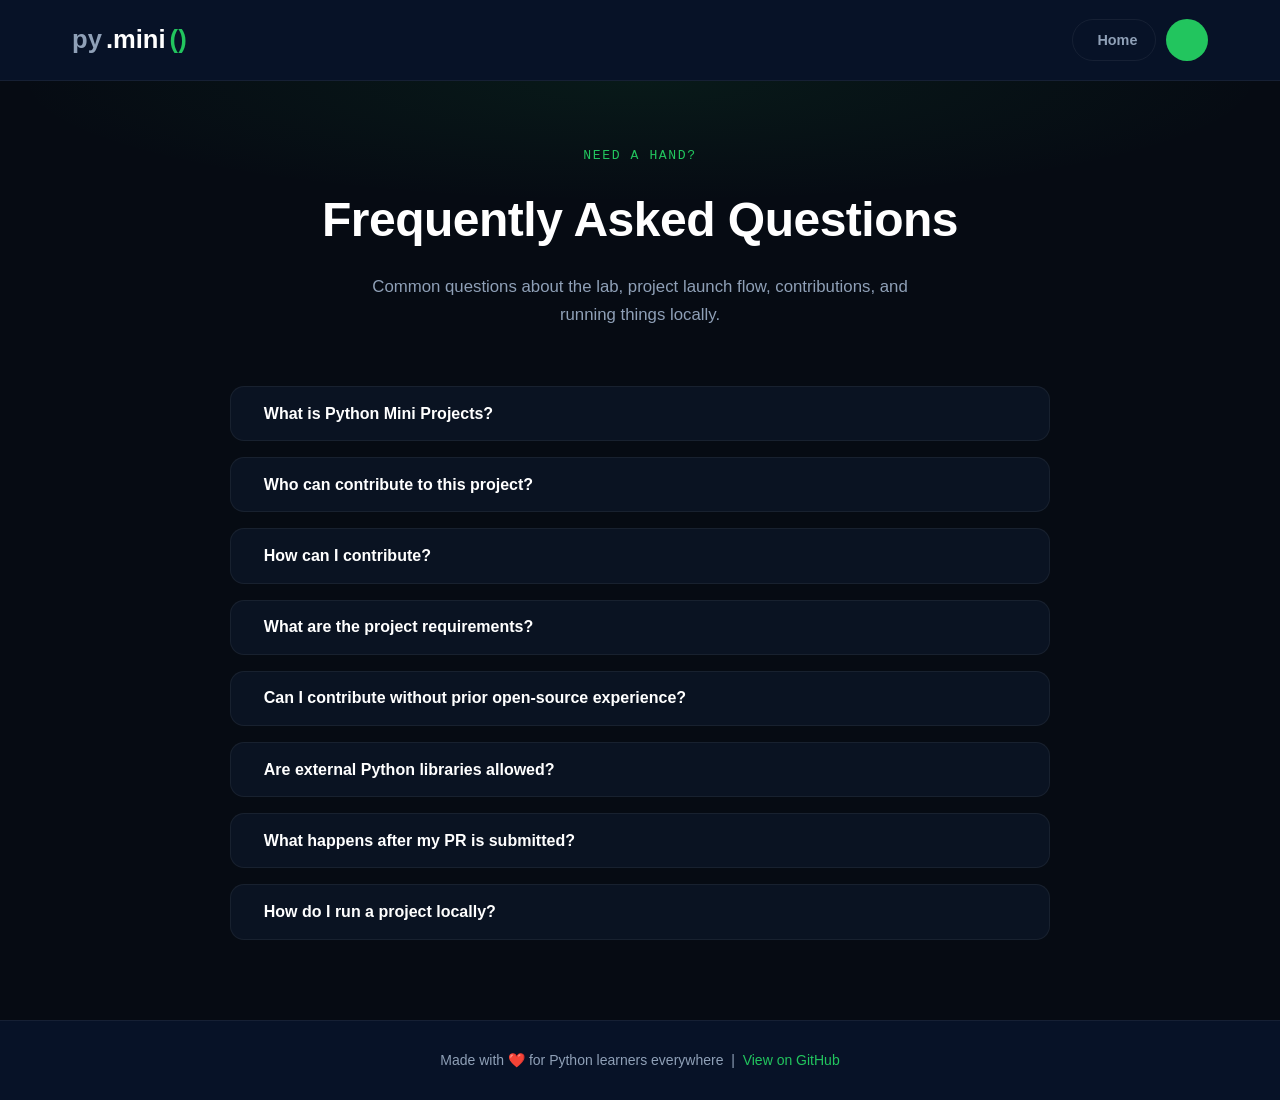
<file: web-app/faq.html>
<!DOCTYPE html>
<html lang="en">
<head>
    <meta charset="UTF-8">
    <meta name="viewport" content="width=device-width, initial-scale=1.0">
    <meta name="description" content="Frequently Asked Questions about Python Mini Projects — contributions, requirements, GSSoC participation, and running projects locally.">
    <meta name="color-scheme" content="dark light">
    <meta id="themeColorMeta" name="theme-color" content="#0f172a">
    <meta http-equiv="Content-Security-Policy" content="default-src 'self'; script-src 'self' 'unsafe-inline' https://cdn.jsdelivr.net; style-src 'self' 'unsafe-inline' https://fonts.googleapis.com; font-src 'self' https://fonts.gstatic.com; img-src 'self' data:; connect-src 'self' https://pyodide-cdn2.iodide.io; base-uri 'self'; form-action 'self'">
    <meta property="og:type" content="website">
    <meta property="og:url" content="https://steam-bell-92.github.io/python-mini-project/faq.html">
    <meta property="og:title" content="FAQ - Python Mini Projects">
    <meta property="og:description" content="Frequently Asked Questions about Python Mini Projects — contributions, requirements, GSSoC participation, and running projects locally.">
    <meta property="og:site_name" content="py.mini() lab">
    <meta name="twitter:card" content="summary_large_image">
    <meta name="twitter:url" content="https://steam-bell-92.github.io/python-mini-project/faq.html">
    <meta name="twitter:title" content="FAQ - Python Mini Projects">
    <meta name="twitter:description" content="Frequently Asked Questions about Python Mini Projects — contributions, requirements, GSSoC participation, and running projects locally.">
    <link rel="canonical" href="https://steam-bell-92.github.io/python-mini-project/faq.html">
    <title>FAQ - Python Mini Projects</title>
    <link rel="icon" href="assets/favicon.svg" type="image/svg+xml">
    <script type="application/ld+json">
    {"@context":"https://schema.org","@type":"FAQPage","name":"FAQ - py.mini() Lab","url":"https://steam-bell-92.github.io/python-mini-project/faq.html","publisher":{"@type":"Organization","name":"py.mini() lab"}}
    </script>
    <link rel="preconnect" href="https://fonts.googleapis.com">
    <link rel="preconnect" href="https://fonts.gstatic.com" crossorigin>
    <link href="https://fonts.googleapis.com/css2?family=IBM+Plex+Mono:wght@400;600&family=Space+Grotesk:wght@600;700&display=swap" rel="stylesheet">
    <link rel="stylesheet" href="https://cdnjs.cloudflare.com/ajax/libs/font-awesome/6.4.0/css/all.min.css" integrity="sha512-iecdLmaskl7CVkqkXNQ/ZH/XLlvWZOJyj7Yy7tcenmpD1ypASozpmT/E0iPtmFIB46ZmdtAc9eNBvH0H/ZpiBw==" crossorigin="anonymous" referrerpolicy="no-referrer" />
    <style>
        :root {
            --bg-main:#060b13; --bg-card:#0a1322; --bg-header:#071227;
            --text-primary:#ffffff; --text-muted:#8fa0b7;
            --accent:#22c55e; --accent-dim:rgba(34,197,94,.12);
            --border:rgba(255,255,255,.06); --code-bg:#0d1b2a;
        }
        html[data-theme="light"] {
            --bg-main:#f8fafc; --bg-card:#ffffff; --bg-header:#ffffff;
            --text-primary:#0f172a; --text-muted:#475569;
            --accent:#16a34a; --accent-dim:rgba(22,163,74,.1);
            --border:#e2e8f0; --code-bg:#f1f5f9;
        }
        *,*::before,*::after{box-sizing:border-box;margin:0;padding:0}
        body{background:var(--bg-main);color:var(--text-primary);font-family:'Segoe UI',Roboto,sans-serif;line-height:1.7;transition:background .3s,color .3s}

        /* Header */
        .faq-header{background:var(--bg-header);border-bottom:1px solid var(--border);position:sticky;top:0;z-index:1000;transition:background .3s,border-color .3s}
        .header-inner{max-width:1200px;margin:0 auto;padding:0 2rem;height:80px;display:flex;justify-content:space-between;align-items:center;gap:1rem}
        .logo-wrap{display:flex;align-items:center;gap:4px;text-decoration:none;font-family:'Space Grotesk',sans-serif;font-size:1.6rem;font-weight:700}
        .logo-py{color:var(--text-muted)} .logo-mini{color:var(--text-primary)} .logo-parens{color:var(--accent)}
        .header-controls{display:flex;align-items:center;gap:10px}
        .btn-back,.btn-theme{height:42px;display:inline-flex;align-items:center;justify-content:center;border-radius:50px;cursor:pointer;font-family:'Space Grotesk',sans-serif;font-weight:600;font-size:.9rem;transition:all .2s ease;text-decoration:none;border:1px solid var(--border)}
        .btn-back{padding:0 1.1rem;background:transparent;color:var(--text-muted);gap:.45rem}
        .btn-back:hover{color:var(--accent);border-color:var(--accent);transform:translateY(-1px)}
        .btn-theme{width:42px;background:var(--accent);color:#fff;border-color:transparent;font-size:1rem}
        .btn-theme:hover{transform:translateY(-2px) scale(1.07)}

        /* Hero */
        .faq-hero{text-align:center;padding:4rem 1rem 2.5rem;position:relative}
        .faq-hero::before{content:'';position:absolute;inset:0;background:radial-gradient(ellipse 70% 60% at 50% 0%,rgba(34,197,94,.08) 0%,transparent 70%);pointer-events:none}
        .hero-kicker{font-family:'IBM Plex Mono',monospace;font-size:.82rem;color:var(--accent);letter-spacing:.12em;text-transform:uppercase;margin-bottom:.75rem}
        .hero-title{font-family:'Space Grotesk',sans-serif;font-size:clamp(2rem,5vw,3rem);font-weight:700;letter-spacing:-.5px;margin-bottom:.75rem}
        .hero-sub{color:var(--text-muted);font-size:1.05rem;max-width:540px;margin:0 auto}

        /* Main */
        .faq-main{max-width:860px;margin:0 auto;padding:1rem 1.25rem 5rem}
        .faq-grid{display:grid;gap:1rem}

        /* Cards */
        .faq-card{background:var(--bg-card);border:1px solid var(--border);border-radius:14px;overflow:hidden;transition:border-color .2s,box-shadow .2s}
        .faq-card:hover{border-color:rgba(34,197,94,.3);box-shadow:0 4px 20px rgba(34,197,94,.07)}
        .faq-card.open{border-color:var(--accent)}
        .faq-trigger{width:100%;display:flex;align-items:center;justify-content:space-between;gap:1rem;padding:1.1rem 1.4rem;background:transparent;border:none;cursor:pointer;text-align:left;color:var(--text-primary);font-size:1rem;font-weight:600;font-family:inherit;transition:background .2s}
        .faq-trigger:hover{background:var(--accent-dim)}
        .faq-card.open .faq-trigger{background:var(--accent-dim)}
        .faq-label{display:flex;align-items:center;gap:.65rem}
        .faq-label i{color:var(--accent);font-size:.95rem;flex-shrink:0}
        .faq-icon i{color:var(--text-muted);transition:transform .3s ease;font-size:.85rem;flex-shrink:0}
        .faq-card.open .faq-icon i{transform:rotate(180deg);color:var(--accent)}
        .faq-panel{max-height:0;overflow:hidden;transition:max-height .35s ease,padding .25s ease;padding:0 1.4rem}
        .faq-card.open .faq-panel{max-height:600px;padding:0 1.4rem 1.2rem}
        .faq-panel p{color:var(--text-muted);font-size:.97rem;margin-bottom:.75rem}
        .faq-panel p:last-child{margin-bottom:0}
        .faq-panel ul{color:var(--text-muted);font-size:.97rem;padding-left:1.4rem;margin-bottom:.75rem}
        .faq-panel li{margin-bottom:.35rem}
        .faq-panel pre{background:var(--code-bg);border:1px solid var(--border);border-left:3px solid var(--accent);border-radius:8px;padding:.75rem 1rem;margin:.6rem 0;overflow-x:auto}
        .faq-panel code{font-family:'IBM Plex Mono',monospace;font-size:.85rem;color:var(--accent)}

        /* Footer */
        .faq-footer{background:var(--bg-header);border-top:1px solid var(--border);text-align:center;padding:1.75rem 1rem;font-size:.875rem;color:var(--text-muted);transition:background .3s,border-color .3s}
        .faq-footer a{color:var(--accent);text-decoration:none;transition:opacity .2s}
        .faq-footer a:hover{opacity:.75}

        @media(max-width:600px){
            .header-inner{padding:0 1rem;height:68px}
            .logo-wrap{font-size:1.3rem}
            .btn-back span{display:none}
        }
    </style>
</head>
<body>

    <header class="faq-header">
        <div class="header-inner">
            <a href="index.html" class="logo-wrap">
                <span class="logo-py">py</span>
                <span class="logo-mini">.mini</span>
                <span class="logo-parens">()</span>
            </a>
            <div class="header-controls">
                <a href="index.html" class="btn-back">
                    <i class="fas fa-arrow-left"></i>
                    <span>Home</span>
                </a>
                <button type="button" class="btn-theme" id="themeToggle" aria-label="Toggle theme">
                    <i class="fas fa-sun" id="themeIcon"></i>
                </button>
            </div>
        </div>
    </header>

    <div class="faq-hero">
        <p class="hero-kicker">Need a hand?</p>
        <h1 class="hero-title">Frequently Asked Questions</h1>
        <p class="hero-sub">Common questions about the lab, project launch flow, contributions, and running things locally.</p>
    </div>

    <main class="faq-main">
        <div class="faq-grid">

            <article class="faq-card">
                <button class="faq-trigger" aria-expanded="false" aria-controls="faq-panel-1" id="faq-button-1">
                    <span class="faq-label"><i class="fas fa-book-open" aria-hidden="true"></i> What is Python Mini Projects?</span>
                    <span class="faq-icon"><i class="fas fa-chevron-down" aria-hidden="true"></i></span>
                </button>
                <div id="faq-panel-1" class="faq-panel" role="region" aria-labelledby="faq-button-1">
                    <p>Python Mini Projects is a GSSoC-approved open-source project designed to make learning Python fun, practical, and beginner-friendly through interactive mini projects.</p>
                    <p>Perfect for students, beginners, and anyone who wants to build fun projects while learning Python.</p>
                </div>
            </article>

            <article class="faq-card">
                <button class="faq-trigger" aria-expanded="false" aria-controls="faq-panel-2" id="faq-button-2">
                    <span class="faq-label"><i class="fas fa-hands-helping" aria-hidden="true"></i> Who can contribute to this project?</span>
                    <span class="faq-icon"><i class="fas fa-chevron-down" aria-hidden="true"></i></span>
                </button>
                <div id="faq-panel-2" class="faq-panel" role="region" aria-labelledby="faq-button-2">
                    <p>Currently, contributions are open only to officially approved GSSoC participants.</p>
                </div>
            </article>

            <article class="faq-card">
                <button class="faq-trigger" aria-expanded="false" aria-controls="faq-panel-3" id="faq-button-3">
                    <span class="faq-label"><i class="fas fa-code-branch" aria-hidden="true"></i> How can I contribute?</span>
                    <span class="faq-icon"><i class="fas fa-chevron-down" aria-hidden="true"></i></span>
                </button>
                <div id="faq-panel-3" class="faq-panel" role="region" aria-labelledby="faq-button-3">
                    <p>You can:</p>
                    <ul>
                        <li>work on existing issues</li>
                        <li>create a new issue (after checking for duplicates)</li>
                        <li>comment under the issue to get assigned</li>
                    </ul>
                    <p>A project admin will review and assign the issue.</p>
                </div>
            </article>

            <article class="faq-card">
                <button class="faq-trigger" aria-expanded="false" aria-controls="faq-panel-4" id="faq-button-4">
                    <span class="faq-label"><i class="fas fa-list-check" aria-hidden="true"></i> What are the project requirements?</span>
                    <span class="faq-icon"><i class="fas fa-chevron-down" aria-hidden="true"></i></span>
                </button>
                <div id="faq-panel-4" class="faq-panel" role="region" aria-labelledby="faq-button-4">
                    <ul>
                        <li>Python 3.10+</li>
                        <li>Standard library only (no external dependencies)</li>
                        <li>Zero setup required</li>
                        <li>Cross-platform support (Windows, macOS, Linux)</li>
                    </ul>
                </div>
            </article>

            <article class="faq-card">
                <button class="faq-trigger" aria-expanded="false" aria-controls="faq-panel-5" id="faq-button-5">
                    <span class="faq-label"><i class="fas fa-user-graduate" aria-hidden="true"></i> Can I contribute without prior open-source experience?</span>
                    <span class="faq-icon"><i class="fas fa-chevron-down" aria-hidden="true"></i></span>
                </button>
                <div id="faq-panel-5" class="faq-panel" role="region" aria-labelledby="faq-button-5">
                    <p>Yes. This project is beginner-friendly and a great place to start contributing to open source.</p>
                </div>
            </article>

            <article class="faq-card">
                <button class="faq-trigger" aria-expanded="false" aria-controls="faq-panel-6" id="faq-button-6">
                    <span class="faq-label"><i class="fas fa-ban" aria-hidden="true"></i> Are external Python libraries allowed?</span>
                    <span class="faq-icon"><i class="fas fa-chevron-down" aria-hidden="true"></i></span>
                </button>
                <div id="faq-panel-6" class="faq-panel" role="region" aria-labelledby="faq-button-6">
                    <p>No. Only Python standard libraries are allowed in this project.</p>
                </div>
            </article>

            <article class="faq-card">
                <button class="faq-trigger" aria-expanded="false" aria-controls="faq-panel-7" id="faq-button-7">
                    <span class="faq-label"><i class="fas fa-check-circle" aria-hidden="true"></i> What happens after my PR is submitted?</span>
                    <span class="faq-icon"><i class="fas fa-chevron-down" aria-hidden="true"></i></span>
                </button>
                <div id="faq-panel-7" class="faq-panel" role="region" aria-labelledby="faq-button-7">
                    <p>After your PR is reviewed and merged, your contribution points will be updated on your GSSoC profile within approximately 20–24 hours.</p>
                </div>
            </article>

            <article class="faq-card">
                <button class="faq-trigger" aria-expanded="false" aria-controls="faq-panel-8" id="faq-button-8">
                    <span class="faq-label"><i class="fas fa-terminal" aria-hidden="true"></i> How do I run a project locally?</span>
                    <span class="faq-icon"><i class="fas fa-chevron-down" aria-hidden="true"></i></span>
                </button>
                <div id="faq-panel-8" class="faq-panel" role="region" aria-labelledby="faq-button-8">
                    <p>Clone the repository:</p>
                    <pre><code>git clone https://github.com/YOUR_USERNAME/python-mini-project.git</code></pre>
                    <p>Then serve it:</p>
                    <pre><code>cd web-app
python -m http.server 5500</code></pre>
                    <p>Or with Node.js live-server:</p>
                    <pre><code>npm install -g live-server
cd web-app
live-server</code></pre>
                </div>
            </article>

        </div>
    </main>

    <footer class="faq-footer">
        <p>Made with ❤️ for Python learners everywhere &nbsp;|&nbsp;
            <a href="https://github.com/steam-bell-92/python-mini-project" target="_blank" rel="noopener noreferrer">
                <i class="fab fa-github"></i> View on GitHub
            </a>
        </p>
    </footer>

    <script>
        const html      = document.documentElement;
        const themeBtn  = document.getElementById('themeToggle');
        const themeIcon = document.getElementById('themeIcon');

        function applyTheme(t) {
            if (t === 'light') {
                html.setAttribute('data-theme', 'light');
                themeIcon.className = 'fas fa-moon';
                themeBtn.setAttribute('aria-label', 'Switch to dark mode');
            } else {
                html.removeAttribute('data-theme');
                themeIcon.className = 'fas fa-sun';
                themeBtn.setAttribute('aria-label', 'Switch to light mode');
            }
            localStorage.setItem('theme', t);
        }

        applyTheme(localStorage.getItem('theme') || 'dark');
        themeBtn.addEventListener('click', () => {
            applyTheme(html.getAttribute('data-theme') === 'light' ? 'dark' : 'light');
        });

        function closeAll() {
            document.querySelectorAll('.faq-card.open').forEach(card => {
                card.classList.remove('open');
                card.querySelector('.faq-trigger').setAttribute('aria-expanded', 'false');
            });
        }

        document.querySelectorAll('.faq-trigger').forEach(btn => {
            btn.addEventListener('click', () => {
                const card   = btn.closest('.faq-card');
                const isOpen = card.classList.contains('open');
                closeAll();
                if (!isOpen) {
                    card.classList.add('open');
                    btn.setAttribute('aria-expanded', 'true');
                }
            });
            btn.addEventListener('keydown', e => {
                if (e.key === 'Enter' || e.key === ' ') { e.preventDefault(); btn.click(); }
            });
        });
    </script>

</body>
</html>
</file>
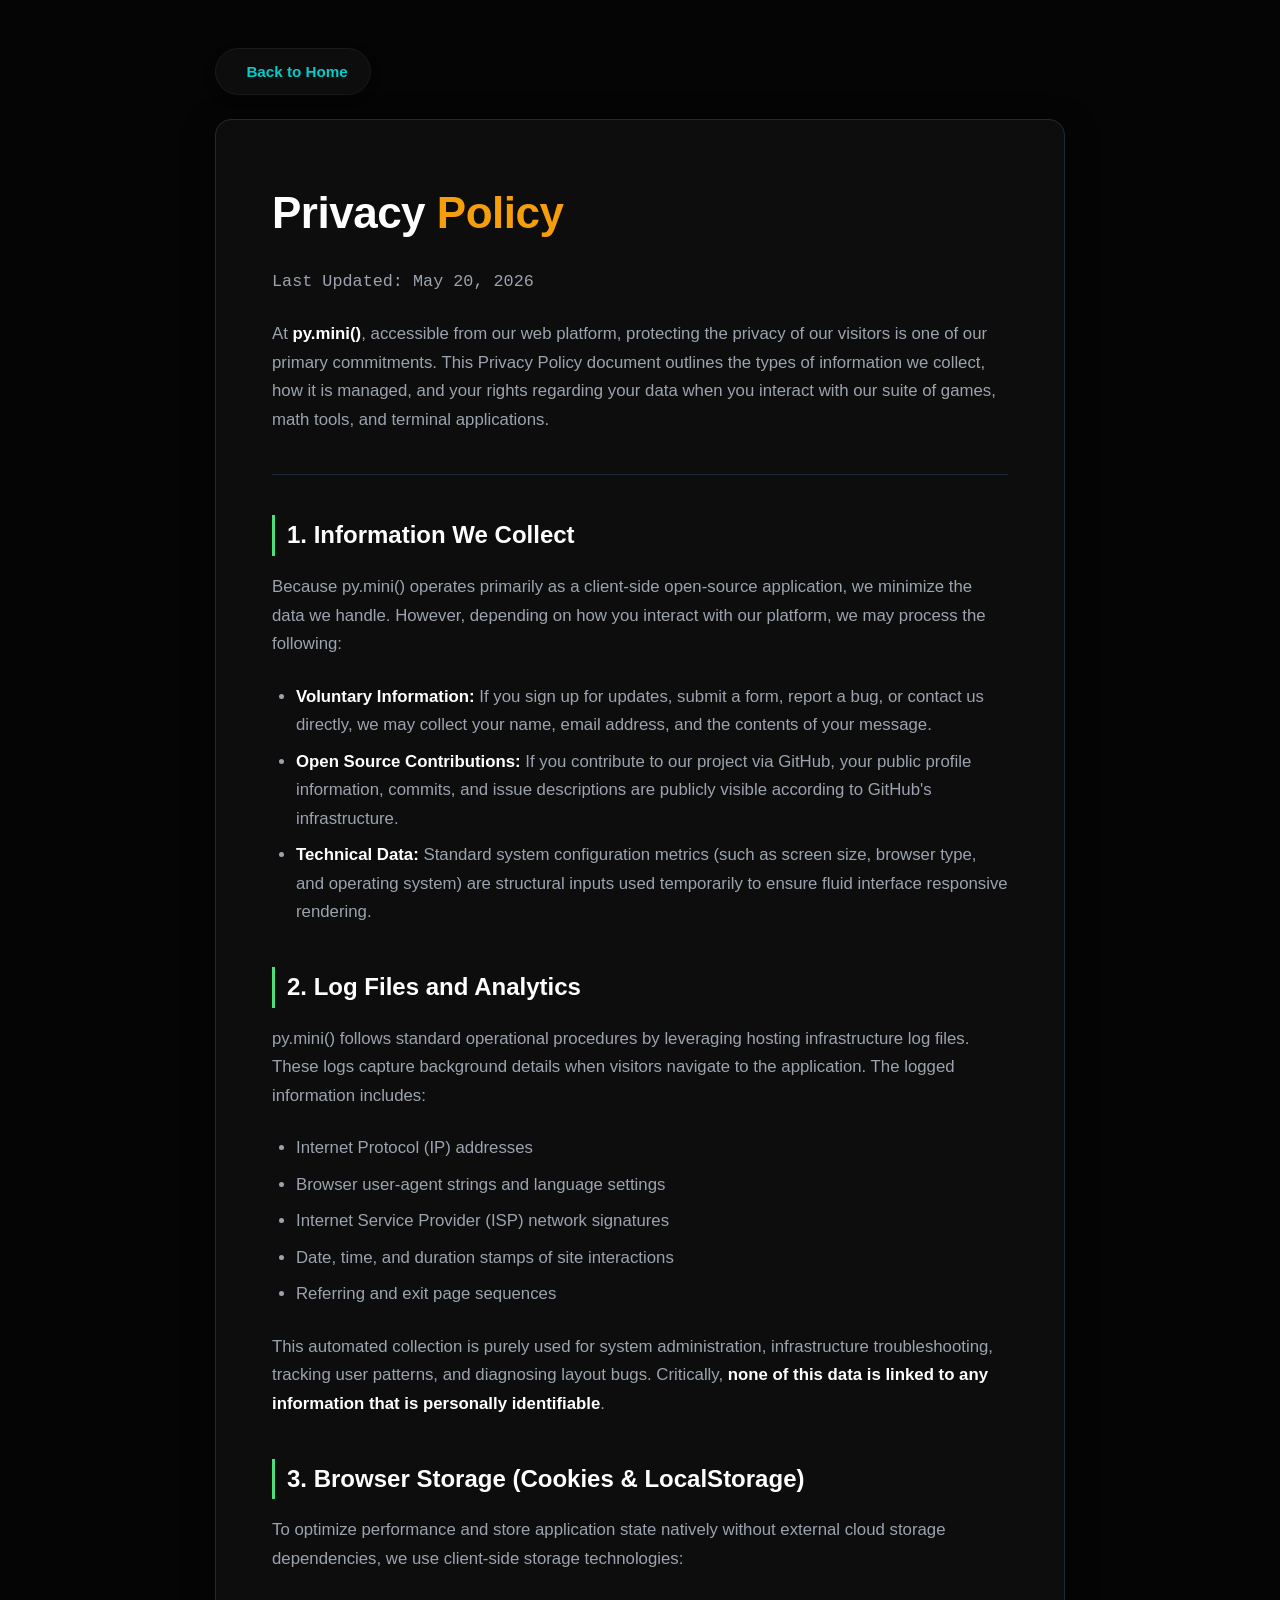
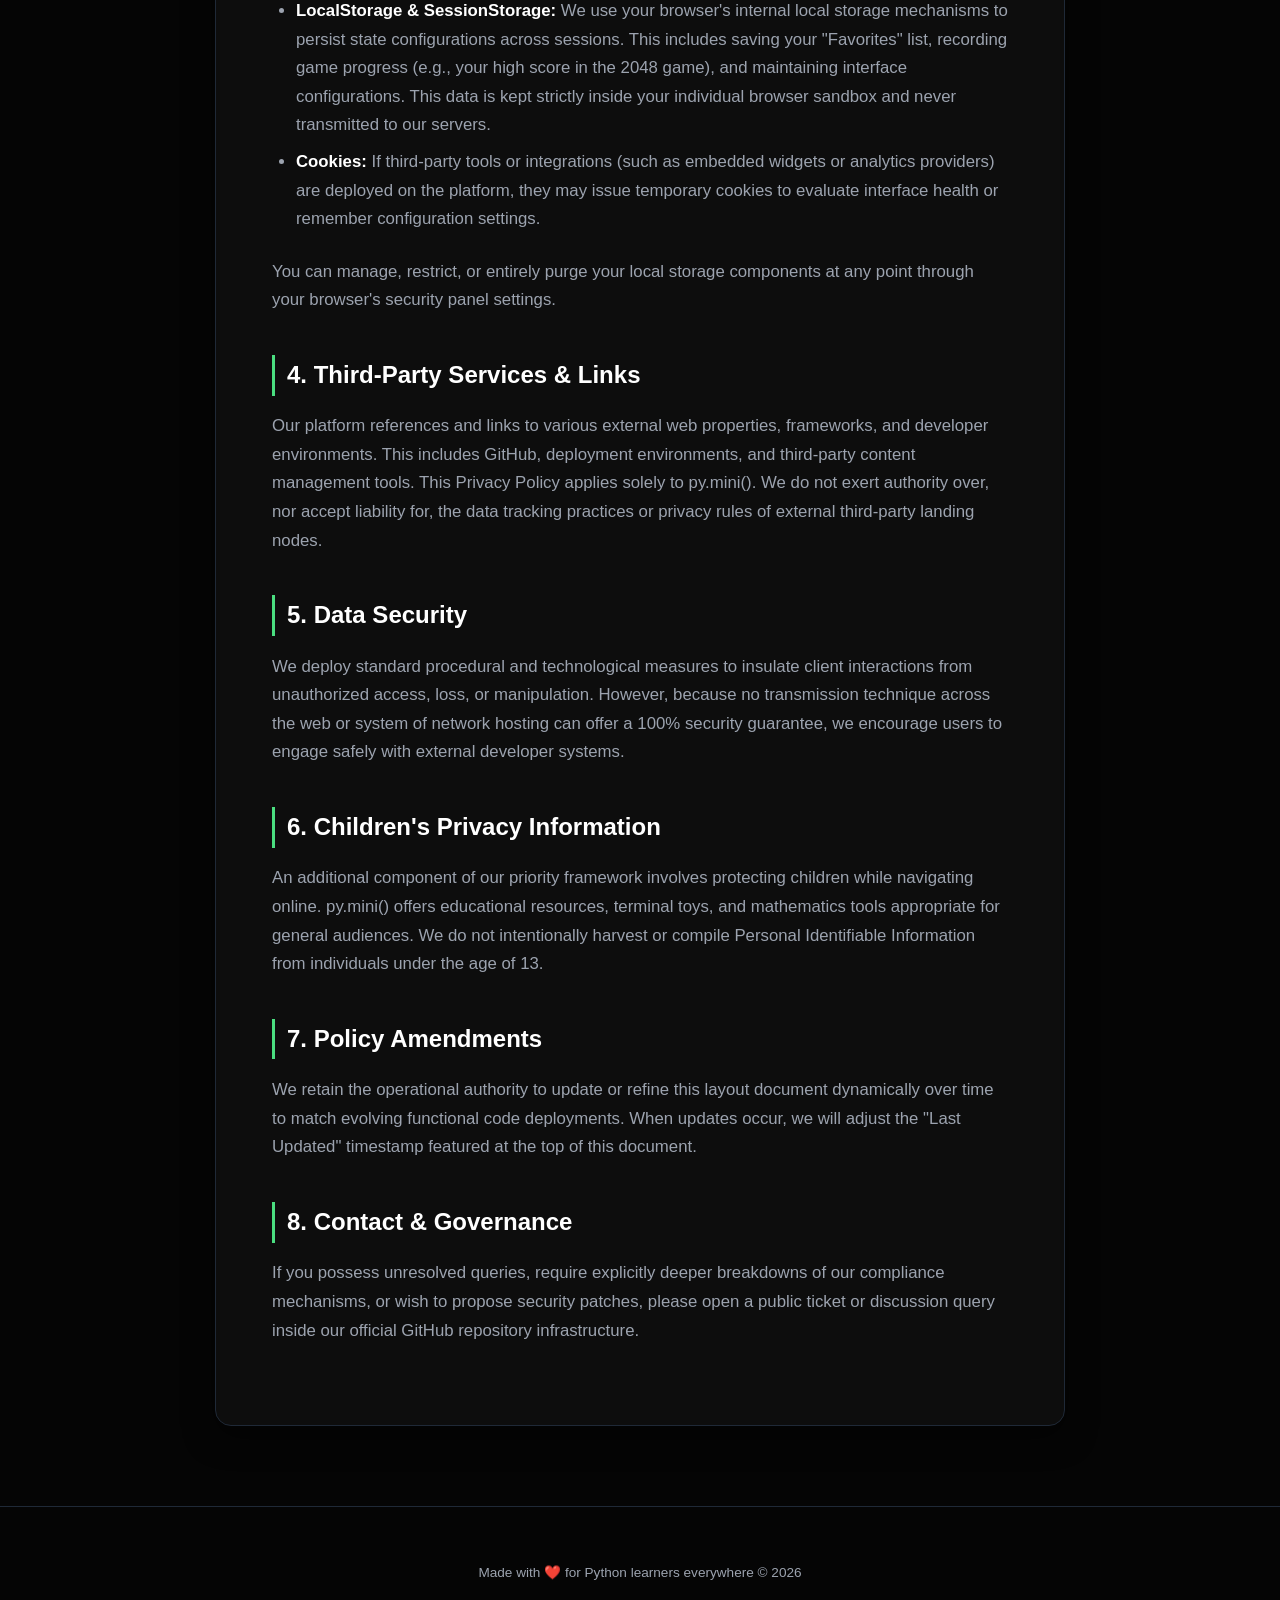
<file: web-app/privacy-policy.html>
<!DOCTYPE html>
<html lang="en">
<head>
    <meta charset="UTF-8">
    <meta name="viewport" content="width=device-width, initial-scale=1.0">
    <meta name="description" content="Read the Privacy Policy of py.mini(). Learn how we protect user privacy, minimize data tracking, and store state natively in local storage.">
    <meta http-equiv="Content-Security-Policy" content="default-src 'self'; script-src 'self' 'unsafe-inline' https://cdn.jsdelivr.net; style-src 'self' 'unsafe-inline' https://fonts.googleapis.com; font-src 'self' https://fonts.gstatic.com; img-src 'self' data:; connect-src 'self' https://pyodide-cdn2.iodide.io; base-uri 'self'; form-action 'self'">
    
    <meta property="og:type" content="website">
    <meta property="og:url" content="https://steam-bell-92.github.io/python-mini-project/privacy-policy.html">
    <meta property="og:title" content="Privacy Policy - py.mini() Lab">
    <meta property="og:description" content="Read the Privacy Policy of py.mini(). Learn how we protect user privacy, minimize data tracking, and store state natively in local storage.">
    <meta property="og:site_name" content="py.mini() lab">

    <meta name="twitter:card" content="summary_large_image">
    <meta name="twitter:url" content="https://steam-bell-92.github.io/python-mini-project/privacy-policy.html">
    <meta name="twitter:title" content="Privacy Policy - py.mini() Lab">
    <meta name="twitter:description" content="Read the Privacy Policy of py.mini(). Learn how we protect user privacy, minimize data tracking, and store state natively in local storage.">
    <link rel="canonical" href="https://steam-bell-92.github.io/python-mini-project/privacy-policy.html">

    <title>Privacy Policy - py.mini() Lab</title>
    <link rel="icon" href="assets/favicon.svg" type="image/svg+xml">
    
    <script type="application/ld+json">
    {
    "@context": "https://schema.org",
    "@type": "WebPage",
    "name": "Privacy Policy - py.mini() Lab",
    "description": "Read the Privacy Policy of py.mini(). Learn how we protect user privacy, minimize data tracking, and store state natively in local storage.",
    "url": "https://steam-bell-92.github.io/python-mini-project/privacy-policy.html",
    "publisher": {
        "@type": "Organization",
                "name": "py.mini() lab"
    }
    }
    </script>

    <link rel="preconnect" href="https://fonts.googleapis.com">
    <link rel="preconnect" href="https://fonts.gstatic.com" crossorigin>
    <link href="https://fonts.googleapis.com/css2?family=IBM+Plex+Mono:wght@400;600&family=Space+Grotesk:wght@600;700&display=swap" rel="stylesheet">
    <link rel="stylesheet" href="https://cdnjs.cloudflare.com/ajax/libs/font-awesome/6.4.0/css/all.min.css" integrity="sha512-iecdLmaskl7CVkqkXNQ/ZH/XLlvWZOJyj7Yy7tcenmpD1ypASozpmT/E0iPtmFIB46ZmdtAc9eNBvH0H/ZpiBw==" crossorigin="anonymous" referrerpolicy="no-referrer" />

    <style>
        /* ==========================================================================
        COLOR TOKENS & ROOT STYLES
           ========================================================================== */
        :root {
            --bg-main: #050505;       
            --bg-card: #0d0d0d;       
            --text-primary: #ffffff;
            --text-muted: #9ca3af;    
            --accent-green: #4ade80;  
            --accent-orange: #f59e0b; 
            --accent-cyan: #00cecb;    /* Specific Cyan tint from the target image */
            --border-color: #1f2937;  
            --header-bg: #050505;
            --btn-bg: #0d0d0d;
            --btn-border: #1a1a1a;
        }

        /* ==========================================================================
        DYNAMIC LIGHT THEME STATE
           ========================================================================== */
        html[data-theme="light"], body.light-mode {
            --bg-main: #f8fafc;       
            --bg-card: #ffffff;       
            --text-primary: #0f172a;  
            --text-muted: #475569;    
            --border-color: #e2e8f0;  
            --accent-green: #16a34a;  
            --accent-orange: #d97706;
            --accent-cyan: #008482;
            --header-bg: #ffffff;
            --btn-bg: #ffffff;
            --btn-border: #e2e8f0;
        }

        body {
            background-color: var(--bg-main);
            color: var(--text-primary);
            font-family: 'Segoe UI', Roboto, sans-serif;
            margin: 0;
            padding: 0;
            line-height: 1.7;
            transition: background-color 0.3s ease, color 0.3s ease;
        }

        .logo-py { color: var(--accent-orange); } 
        .logo-mini { color: var(--text-primary); }
        .logo-parens { color: var(--accent-green); }

        .controls-row {
            display: flex;
            align-items: center;
            gap: 14px;
        }

        .theme-toggle-btn {
            width: 48px;
            height: 48px;
            display: inline-flex;
            align-items: center;
            justify-content: center;
            border-radius: 50px;
            cursor: pointer;
            transition: all 0.25s ease;
            border: none;
            background: var(--accent-green);
            color: #050505; 
            font-size: 1.1rem;
        }

        html[data-theme="light"] .theme-toggle-btn, body.light-mode .theme-toggle-btn {
            color: #ffffff;
        }

        .theme-toggle-btn:hover {
            transform: translateY(-2px) scale(1.05);
        }

        /* ==========================================================================
        MAIN CONTENT AND NEW PILL BACK BUTTON
           ========================================================================== */
        .privacy-wrapper {
            padding: 3rem 1rem 5rem 1rem;
            display: flex;
            flex-direction: column;
            align-items: center;
        }

        .content-container {
            max-width: 850px;
            width: 100%;
            display: flex;
            flex-direction: column;
            gap: 1.5rem;
        }

        /* Exact layout and style matching reference image */
        .back-home-pill {
            align-self: flex-start;
            background-color: var(--btn-bg);
            border: 1px solid var(--btn-border);
            color: var(--accent-cyan);
            padding: 0.6rem 1.4rem;
            border-radius: 50px;
            font-family: 'Space Grotesk', sans-serif;
            font-weight: 600;
            font-size: 0.95rem;
            text-decoration: none;
            display: inline-flex;
            align-items: center;
            gap: 8px;
            box-shadow: 0 4px 12px rgba(0, 0, 0, 0.2);
            transition: all 0.2s ease-in-out;
        }

        .back-home-pill:hover {
            transform: translateY(-2px);
            border-color: var(--accent-cyan);
            box-shadow: 0 6px 16px rgba(0, 206, 203, 0.15);
        }

        .privacy-card {
            background-color: var(--bg-card);
            width: 100%;
            padding: 3.5rem;
            border-radius: 16px;
            border: 1px solid var(--border-color);
            box-shadow: 0 10px 30px rgba(0, 0, 0, 0.5);
            transition: background-color 0.3s ease, border-color 0.3s ease;
            box-sizing: border-box;
        }

        .privacy-card h1 {
            font-family: 'Space Grotesk', sans-serif;
            font-size: 2.75rem;
            margin-top: 0;
            margin-bottom: 0.5rem;
            letter-spacing: -0.5px;
        }

        .title-accent {
            color: var(--accent-orange);
        }

        .last-updated {
            color: var(--accent-green);
            font-size: 0.9rem;
            font-family: 'IBM Plex Mono', monospace;
            margin-bottom: 2.5rem;
        }

        .divider {
            border: 0;
            height: 1px;
            background: var(--border-color);
            margin: 2.5rem 0;
        }

        .privacy-card h2 {
            font-family: 'Space Grotesk', sans-serif;
            color: var(--text-primary);
            font-size: 1.5rem;
            margin-top: 2.5rem;
            margin-bottom: 1rem;
            border-left: 3px solid var(--accent-green);
            padding-left: 12px;
        }

        .privacy-card p, .privacy-card ul {
            color: var(--text-muted);
            font-size: 1.05rem;
            margin-bottom: 1.5rem;
        }

        .privacy-card ul { padding-left: 1.5rem; }
        .privacy-card li { margin-bottom: 0.5rem; }
        .privacy-card strong { color: var(--text-primary); }

        /* ==========================================================================
        FOOTER BASE
           ========================================================================== */
        .privacy-footer {
            text-align: center;
            padding: 2.5rem;
            color: var(--text-muted);
            font-size: 0.85rem;
            border-top: 1px solid var(--border-color);
        }

        /* ==========================================================================
        RESPONSIVE STRUCTURAL TWEAKS
           ========================================================================== */
        @media (max-width: 768px) {
            .privacy-card { padding: 2.5rem 1.5rem; }
            .privacy-card h1 { font-size: 2.25rem; }
            .header-container { padding: 0 1rem; }
            .logo-wrap { font-size: 1.6rem; }
        }
    </style>
</head>
<body>
    <main class="privacy-wrapper">
        <div class="content-container">
            <a href="index.html" class="back-home-pill">
                <i class="fas fa-arrow-left"></i> Back to Home
            </a>

            <article class="privacy-card">
                <h1>Privacy <span class="title-accent">Policy</span></h1>
                <p class="last-updated">Last Updated: May 20, 2026</p>
                
                <p>At <strong>py.mini()</strong>, accessible from our web platform, protecting the privacy of our visitors is one of our primary commitments. This Privacy Policy document outlines the types of information we collect, how it is managed, and your rights regarding your data when you interact with our suite of games, math tools, and terminal applications.</p>
                
                <hr class="divider">

                <section>
                    <h2>1. Information We Collect</h2>
                    <p>Because py.mini() operates primarily as a client-side open-source application, we minimize the data we handle. However, depending on how you interact with our platform, we may process the following:</p>
                    <ul>
                        <li><strong>Voluntary Information:</strong> If you sign up for updates, submit a form, report a bug, or contact us directly, we may collect your name, email address, and the contents of your message.</li>
                        <li><strong>Open Source Contributions:</strong> If you contribute to our project via GitHub, your public profile information, commits, and issue descriptions are publicly visible according to GitHub's infrastructure.</li>
                        <li><strong>Technical Data:</strong> Standard system configuration metrics (such as screen size, browser type, and operating system) are structural inputs used temporarily to ensure fluid interface responsive rendering.</li>
                    </ul>
                </section>

                <section>
                    <h2>2. Log Files and Analytics</h2>
                    <p>py.mini() follows standard operational procedures by leveraging hosting infrastructure log files. These logs capture background details when visitors navigate to the application. The logged information includes:</p>
                    <ul>
                        <li>Internet Protocol (IP) addresses</li>
                        <li>Browser user-agent strings and language settings</li>
                        <li>Internet Service Provider (ISP) network signatures</li>
                        <li>Date, time, and duration stamps of site interactions</li>
                        <li>Referring and exit page sequences</li>
                    </ul>
                    <p>This automated collection is purely used for system administration, infrastructure troubleshooting, tracking user patterns, and diagnosing layout bugs. Critically, <strong>none of this data is linked to any information that is personally identifiable</strong>.</p>
                </section>

                <section>
                    <h2>3. Browser Storage (Cookies & LocalStorage)</h2>
                    <p>To optimize performance and store application state natively without external cloud storage dependencies, we use client-side storage technologies:</p>
                    <ul>
                        <li><strong>LocalStorage & SessionStorage:</strong> We use your browser's internal local storage mechanisms to persist state configurations across sessions. This includes saving your "Favorites" list, recording game progress (e.g., your high score in the 2048 game), and maintaining interface configurations. This data is kept strictly inside your individual browser sandbox and never transmitted to our servers.</li>
                        <li><strong>Cookies:</strong> If third-party tools or integrations (such as embedded widgets or analytics providers) are deployed on the platform, they may issue temporary cookies to evaluate interface health or remember configuration settings.</li>
                    </ul>
                    <p>You can manage, restrict, or entirely purge your local storage components at any point through your browser's security panel settings.</p>
                </section>

                <section>
                    <h2>4. Third-Party Services & Links</h2>
                    <p>Our platform references and links to various external web properties, frameworks, and developer environments. This includes GitHub, deployment environments, and third-party content management tools. This Privacy Policy applies solely to py.mini(). We do not exert authority over, nor accept liability for, the data tracking practices or privacy rules of external third-party landing nodes.</p>
                </section>

                <section>
                    <h2>5. Data Security</h2>
                    <p>We deploy standard procedural and technological measures to insulate client interactions from unauthorized access, loss, or manipulation. However, because no transmission technique across the web or system of network hosting can offer a 100% security guarantee, we encourage users to engage safely with external developer systems.</p>
                </section>

                <section>
                    <h2>6. Children's Privacy Information</h2>
                    <p>An additional component of our priority framework involves protecting children while navigating online. py.mini() offers educational resources, terminal toys, and mathematics tools appropriate for general audiences. We do not intentionally harvest or compile Personal Identifiable Information from individuals under the age of 13.</p>
                </section>

                <section>
                    <h2>7. Policy Amendments</h2>
                    <p>We retain the operational authority to update or refine this layout document dynamically over time to match evolving functional code deployments. When updates occur, we will adjust the "Last Updated" timestamp featured at the top of this document.</p>
                </section>

                <section>
                    <h2>8. Contact & Governance</h2>
                    <p>If you possess unresolved queries, require explicitly deeper breakdowns of our compliance mechanisms, or wish to propose security patches, please open a public ticket or discussion query inside our official GitHub repository infrastructure.</p>
                </section>
            </article>
        </div>
    </main>

    <footer class="privacy-footer">
        <p>Made with ❤️ for Python learners everywhere &copy; 2026</p>
    </footer>

    <script>
        const themeToggleBtn = document.getElementById('privacyThemeToggle');
        const themeIcon = document.getElementById('themeIcon');
        const htmlElement = document.documentElement;

        function initTheme() {
            const savedTheme = localStorage.getItem('theme') || 'dark';
            applyTheme(savedTheme);
        }

        function applyTheme(theme) {
            if (theme === 'light') {
                htmlElement.setAttribute('data-theme', 'light');
                document.body.classList.add('light-mode');
                themeIcon.className = 'fas fa-moon'; 
            } else {
                htmlElement.removeAttribute('data-theme');
                document.body.classList.remove('light-mode');
                themeIcon.className = 'fas fa-sun'; 
            }
            localStorage.setItem('theme', theme);
        }

        themeToggleBtn.addEventListener('click', () => {
            const currentTheme = htmlElement.getAttribute('data-theme') === 'light' ? 'light' : 'dark';
            const nextTheme = currentTheme === 'dark' ? 'light' : 'dark';
            applyTheme(nextTheme);
        });

        initTheme();
    </script>
</body>
</html>
</file>
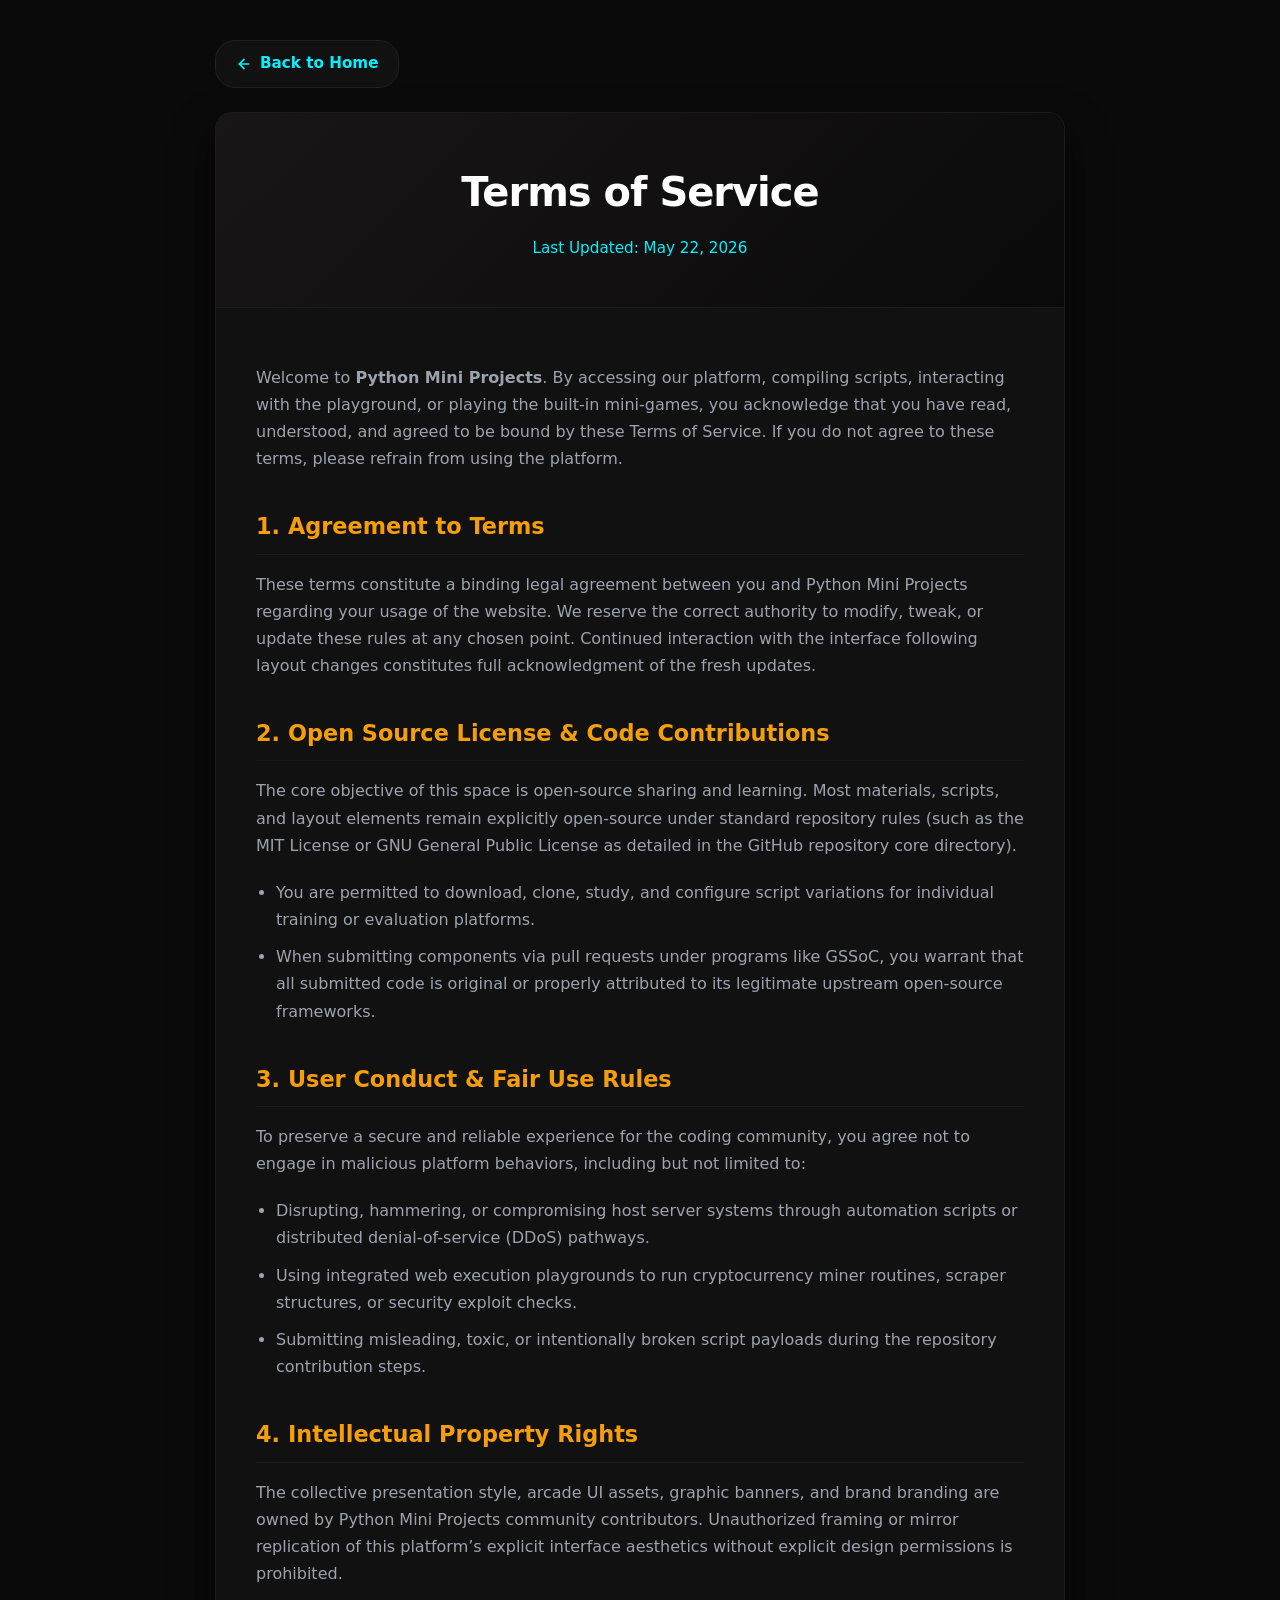
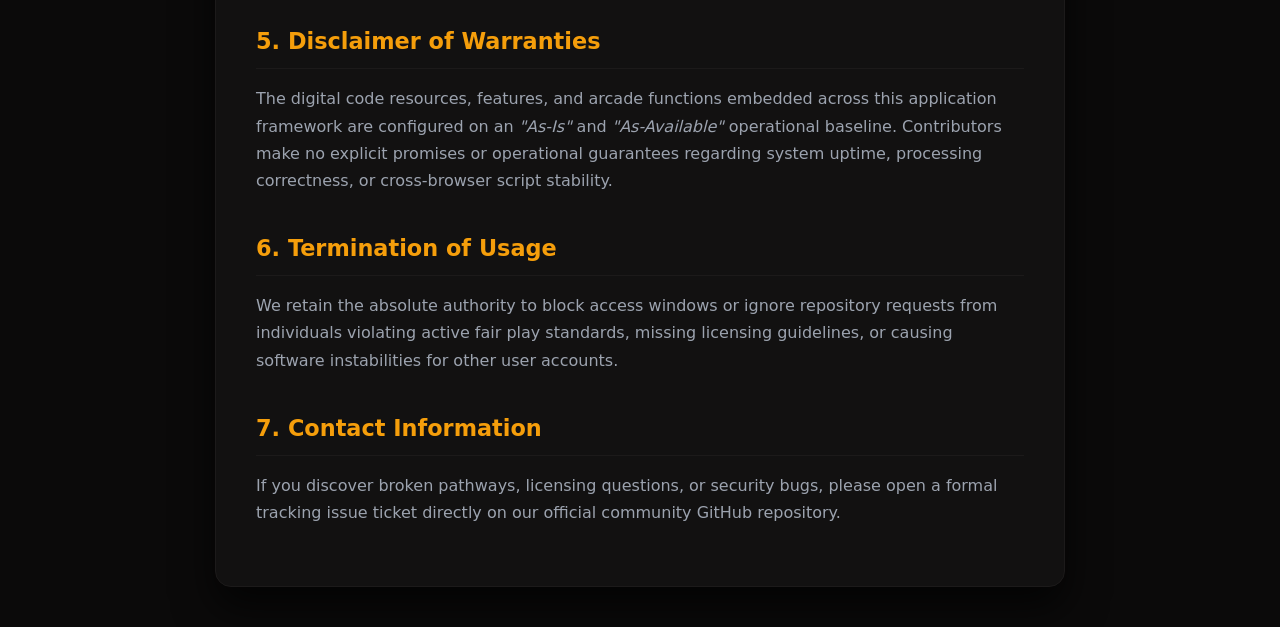
<file: web-app/terms-condition.html>
<!DOCTYPE html>
<html lang="en">
<head>
    <meta charset="UTF-8">
    <meta name="viewport" content="width=device-width, initial-scale=1.0">
    <meta http-equiv="Content-Security-Policy" content="default-src 'self'; script-src 'self' 'unsafe-inline' https://cdn.jsdelivr.net; style-src 'self' 'unsafe-inline' https://fonts.googleapis.com; font-src 'self' https://fonts.gstatic.com; img-src 'self' data:; connect-src 'self' https://pyodide-cdn2.iodide.io; base-uri 'self'; form-action 'self'">
    <title>Terms of Service - Python Mini Projects</title>
    <style>
        /* Base Layout & Exact Homepage Match Theme Colors */
        body {
            background-color: #0b0a0a; /* Exact homepage dark background color */
            color: #d1d5db;
            font-family: 'Segoe UI', system-ui, -apple-system, sans-serif;
            margin: 0;
            padding: 0;
            line-height: 1.7;
        }

        .tos-container {
            max-width: 850px;
            margin: 40px auto;
            padding: 0 20px;
        }

        /* Top Action Bar containing the Navigation Button */
        .action-bar {
            margin-bottom: 24px;
        }

        .btn-back {
            display: inline-flex;
            align-items: center;
            gap: 8px;
            background-color: #121111; /* Matches dark button background */
            color: #00f2fe; /* Highlighting arcade cyan/mint hue from the navbar button */
            text-decoration: none;
            padding: 10px 20px;
            border-radius: 20px; /* Rounded pill shape matching your top nav buttons */
            font-size: 0.95rem;
            font-weight: 600;
            border: 1px solid #221f1f;
            transition: all 0.2s ease-in-out;
        }

        .btn-back:hover {
            background-color: #00f2fe;
            color: #0b0a0a;
            border-color: #00f2fe;
            box-shadow: 0 0 15px rgba(0, 242, 254, 0.4);
            transform: translateX(-2px);
        }

        /* Card Container matching the homepage grid items layout */
        .tos-card {
            background: #121111; /* Matches the exact grid project card background */
            border: 1px solid #1c1a1a; /* Subtle separator borders */
            border-radius: 16px;
            overflow: hidden;
            box-shadow: 0 20px 40px rgba(0, 0, 0, 0.7);
        }

        .tos-header {
            background: linear-gradient(135deg, #181616 0%, #0b0a0a 100%);
            padding: 45px 40px;
            border-bottom: 1px solid #1c1a1a;
            text-align: center;
        }

        .tos-header h1 {
            color: #ffffff;
            font-size: 2.5rem;
            margin: 0 0 10px 0;
            font-weight: 700;
            letter-spacing: -0.025em;
        }

        .tos-header p {
            color: #00f2fe; /* Neon accent highlight color */
            margin: 0;
            font-size: 0.95rem;
            font-weight: 500;
        }

        /* Main Policy Typography Layout */
        .tos-body {
            padding: 40px;
        }

        .tos-section-title {
            color: #f59e0b; /* Golden Orange Accent matching repository icons */
            font-size: 1.4rem;
            margin-top: 35px;
            margin-bottom: 15px;
            font-weight: 600;
            border-bottom: 1px solid #1c1a1a;
            padding-bottom: 8px;
        }

        .tos-body p {
            color: #9ca3af;
            margin-bottom: 20px;
        }

        .tos-list {
            padding-left: 20px;
            margin-bottom: 20px;
            color: #9ca3af;
        }

        .tos-list li {
            margin-bottom: 10px;
        }

        /* Responsive Breakpoints */
        @media (max-width: 768px) {
            .tos-container {
                margin: 20px auto;
            }
            .tos-header {
                padding: 30px 20px;
            }
            .tos-header h1 {
                font-size: 2rem;
            }
            .tos-body {
                padding: 25px 20px;
            }
        }
    </style>
</head>
<body>

    <div class="tos-container">
        
        <div class="action-bar">
            <a href="./index.html" class="btn-back">
                <svg width="16" height="16" viewBox="0 0 24 24" fill="none" stroke="currentColor" stroke-width="2.5" stroke-linecap="round" stroke-linejoin="round"><line x1="19" y1="12" x2="5" y2="12"></line><polyline points="12 19 5 12 12 5"></polyline></svg>
                Back to Home
            </a>
        </div>

        <article class="tos-card">
            
            <header class="tos-header">
                <h1>Terms of Service</h1>
                <p>Last Updated: May 22, 2026</p>
            </header>

            <div class="tos-body">
                <p>Welcome to <strong>Python Mini Projects</strong>. By accessing our platform, compiling scripts, interacting with the playground, or playing the built-in mini-games, you acknowledge that you have read, understood, and agreed to be bound by these Terms of Service. If you do not agree to these terms, please refrain from using the platform.</p>

                <h2 class="tos-section-title">1. Agreement to Terms</h2>
                <p>These terms constitute a binding legal agreement between you and Python Mini Projects regarding your usage of the website. We reserve the correct authority to modify, tweak, or update these rules at any chosen point. Continued interaction with the interface following layout changes constitutes full acknowledgment of the fresh updates.</p>

                <h2 class="tos-section-title">2. Open Source License & Code Contributions</h2>
                <p>The core objective of this space is open-source sharing and learning. Most materials, scripts, and layout elements remain explicitly open-source under standard repository rules (such as the MIT License or GNU General Public License as detailed in the GitHub repository core directory).</p>
                <ul class="tos-list">
                    <li>You are permitted to download, clone, study, and configure script variations for individual training or evaluation platforms.</li>
                    <li>When submitting components via pull requests under programs like GSSoC, you warrant that all submitted code is original or properly attributed to its legitimate upstream open-source frameworks.</li>
                </ul>

                <h2 class="tos-section-title">3. User Conduct & Fair Use Rules</h2>
                <p>To preserve a secure and reliable experience for the coding community, you agree not to engage in malicious platform behaviors, including but not limited to:</p>
                <ul class="tos-list">
                    <li>Disrupting, hammering, or compromising host server systems through automation scripts or distributed denial-of-service (DDoS) pathways.</li>
                    <li>Using integrated web execution playgrounds to run cryptocurrency miner routines, scraper structures, or security exploit checks.</li>
                    <li>Submitting misleading, toxic, or intentionally broken script payloads during the repository contribution steps.</li>
                </ul>

                <h2 class="tos-section-title">4. Intellectual Property Rights</h2>
                <p>The collective presentation style, arcade UI assets, graphic banners, and brand branding are owned by Python Mini Projects community contributors. Unauthorized framing or mirror replication of this platform’s explicit interface aesthetics without explicit design permissions is prohibited.</p>

                <h2 class="tos-section-title">5. Disclaimer of Warranties</h2>
                <p>The digital code resources, features, and arcade functions embedded across this application framework are configured on an <em>"As-Is"</em> and <em>"As-Available"</em> operational baseline. Contributors make no explicit promises or operational guarantees regarding system uptime, processing correctness, or cross-browser script stability.</p>

                <h2 class="tos-section-title">6. Termination of Usage</h2>
                <p>We retain the absolute authority to block access windows or ignore repository requests from individuals violating active fair play standards, missing licensing guidelines, or causing software instabilities for other user accounts.</p>

                <h2 class="tos-section-title">7. Contact Information</h2>
                <p>If you discover broken pathways, licensing questions, or security bugs, please open a formal tracking issue ticket directly on our official community GitHub repository.</p>
            </div>

        </article>
    </div>

</body>
</html>
</file>
